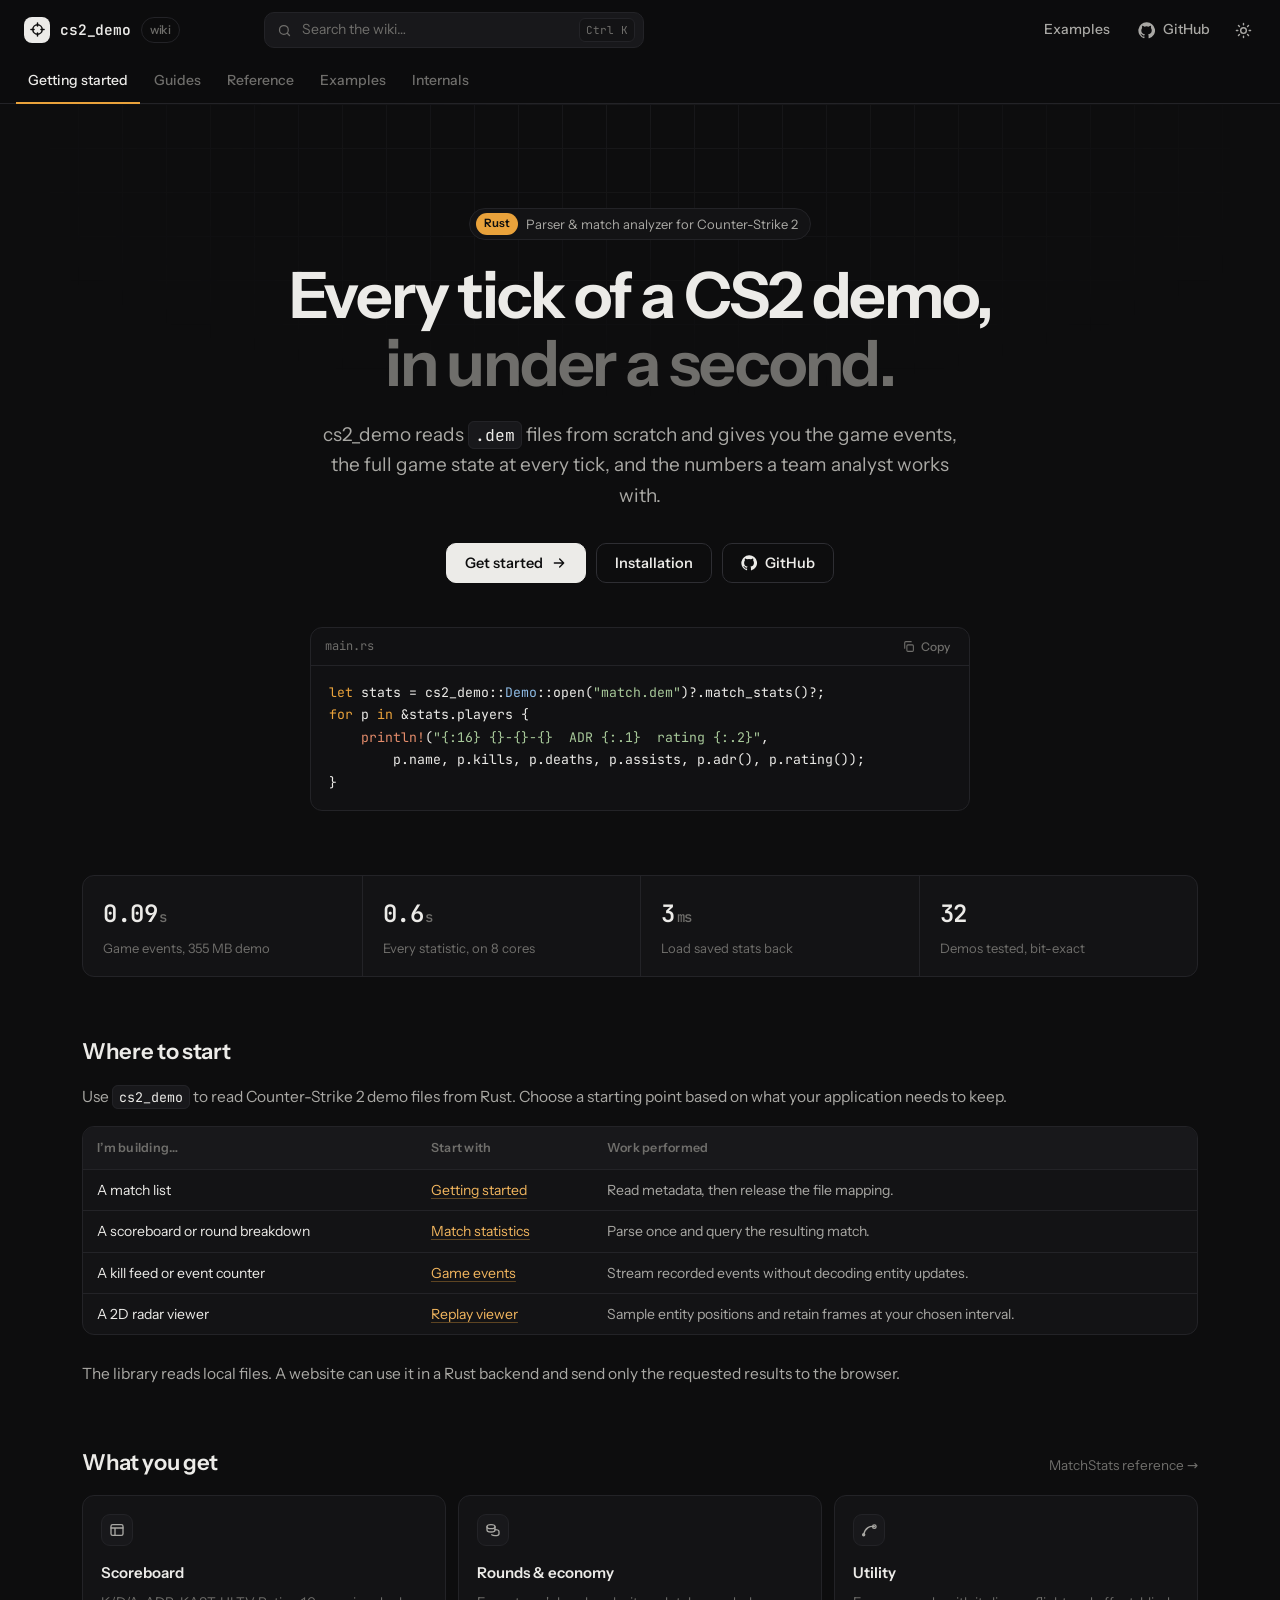
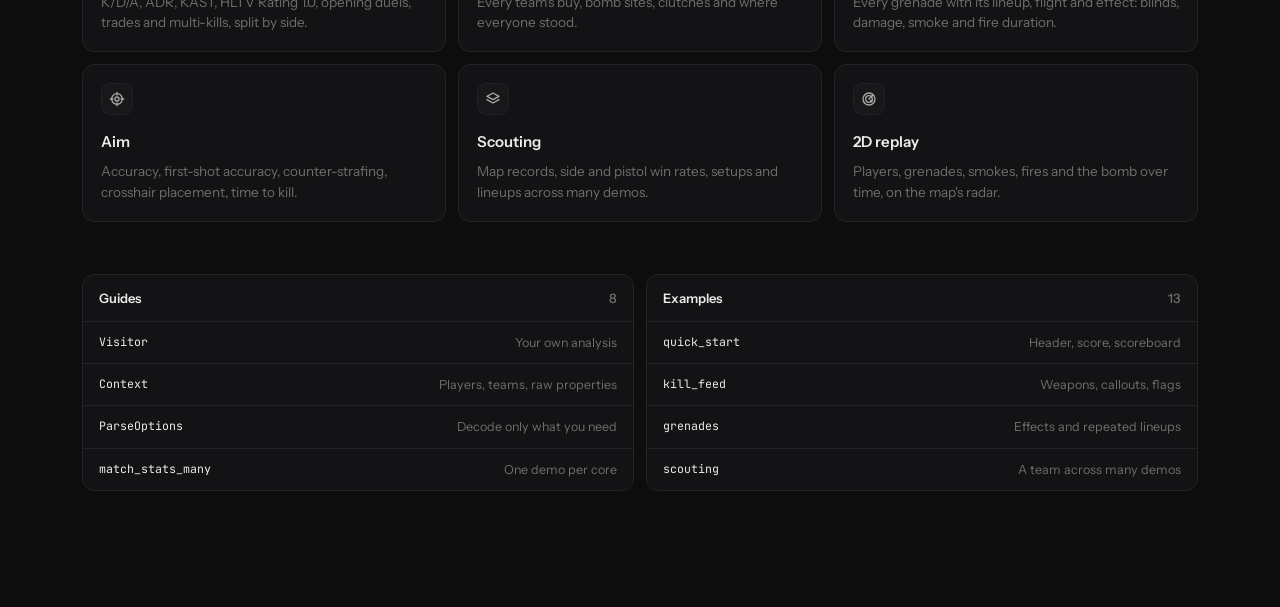
<file: index.html>
<!DOCTYPE html>
<html lang="en" data-theme="dark">
<head>
  <meta charset="utf-8">
  <meta name="viewport" content="width=device-width, initial-scale=1">
  <title>cs2_demo wiki</title>
  <meta name="description" content="Documentation for cs2_demo, a fast Counter-Strike 2 demo parser and match analyzer for Rust.">
  <meta name="theme-color" content="#0d0d0e">
  <link rel="icon" href="data:image/svg+xml,%3Csvg xmlns='http://www.w3.org/2000/svg' viewBox='0 0 24 24'%3E%3Crect width='24' height='24' rx='6' fill='%23ecebe8'/%3E%3Cg fill='none' stroke='%230d0d0e' stroke-width='2.4' stroke-linecap='round'%3E%3Ccircle cx='12' cy='12' r='5.5'/%3E%3Cpath d='M12 3.5v4M12 16.5v4M3.5 12h4M16.5 12h4'/%3E%3C/g%3E%3C/svg%3E">
  <link rel="preload" href="assets/fonts/instrument-sans-latin-wght-normal.woff2" as="font" type="font/woff2" crossorigin>
  <link rel="stylesheet" href="assets/style.css">
  <script>try{var t=new URLSearchParams(location.search).get("theme")||localStorage.getItem("theme")||"dark";document.documentElement.dataset.theme=t}catch(e){}</script>
</head>
<body>
  <noscript>This wiki needs JavaScript. The pages are also readable on GitHub in the <a href="https://github.com/P0wders/CS2-Demo-Library/tree/docs/wiki/wiki">wiki folder</a>.</noscript>
  <script src="assets/app.js"></script>
</body>
</html>
</file>
<file: assets/style.css>
@font-face {
  font-family: "Instrument Sans";
  src: url("fonts/instrument-sans-latin-wght-normal.woff2") format("woff2");
  font-weight: 400 700;
  font-display: swap;
}
@font-face {
  font-family: "JetBrains Mono";
  src: url("fonts/jetbrains-mono-latin-wght-normal.woff2") format("woff2");
  font-weight: 100 800;
  font-display: swap;
}

:root {
  --bg: #0d0d0e;
  --bg-elev: #131315;
  --bg-soft: #18181b;
  --line: #232327;
  --line-strong: #2e2e33;
  --text: #ecebe8;
  --text-2: #a9a8a4;
  --text-3: #6f6e6b;
  --accent: #e9a23b;
  --accent-soft: rgba(233, 162, 59, 0.12);
  --accent-text: #f2b65e;
  --code-bg: #111113;
  --tok-kw: #e9a23b;
  --tok-str: #a8c99a;
  --tok-com: #5f5e5b;
  --tok-num: #d6a3e0;
  --tok-ty: #8fbce6;
  --tok-fn: #ecebe8;
  --tok-mac: #e48c6b;
  --shadow: 0 1px 0 rgba(255, 255, 255, 0.03) inset, 0 12px 32px -12px rgba(0, 0, 0, 0.6);
  --radius: 12px;
  --radius-sm: 8px;
  --sans: "Instrument Sans", ui-sans-serif, system-ui, sans-serif;
  --mono: "JetBrains Mono", ui-monospace, monospace;
  --top: 60px;
  --side: 264px;
  --toc: 220px;
  color-scheme: dark;
}

:root[data-theme="light"] {
  --bg: #fbfaf8;
  --bg-elev: #ffffff;
  --bg-soft: #f3f2ef;
  --line: #e7e5e1;
  --line-strong: #d9d6d0;
  --text: #1a1a1c;
  --text-2: #55544f;
  --text-3: #8d8b85;
  --accent: #b9740f;
  --accent-soft: rgba(185, 116, 15, 0.1);
  --accent-text: #9a5f06;
  --code-bg: #f5f4f1;
  --tok-kw: #a8620a;
  --tok-str: #4d7a3a;
  --tok-com: #9c9a94;
  --tok-num: #8a4a9c;
  --tok-ty: #2f6aa0;
  --tok-fn: #1a1a1c;
  --tok-mac: #b4502c;
  --shadow: 0 1px 2px rgba(20, 20, 20, 0.04), 0 10px 30px -14px rgba(20, 20, 20, 0.14);
  color-scheme: light;
}

* { box-sizing: border-box; }
html { scroll-padding-top: calc(var(--top) + 24px); }
body {
  margin: 0;
  background: var(--bg);
  color: var(--text);
  font: 400 15.5px/1.7 var(--sans);
  -webkit-font-smoothing: antialiased;
  text-rendering: optimizeLegibility;
}
a { color: inherit; text-decoration: none; }
code, pre, kbd { font-family: var(--mono); font-variant-ligatures: none; }
::selection { background: var(--accent-soft); color: var(--text); }

/* ───────── Top bar ───────── */
.topbar {
  position: fixed; inset: 0 0 auto 0; height: var(--top); z-index: 40;
  background: color-mix(in srgb, var(--bg) 82%, transparent);
  backdrop-filter: saturate(140%) blur(12px);
  border-bottom: 1px solid var(--line);
}
.topbar-inner { height: var(--bar, var(--top)); display: flex; align-items: center; gap: 20px; padding: 0 20px 0 24px; }
.tabs { display: none; }
.brand { display: flex; align-items: center; gap: 10px; font-weight: 600; letter-spacing: -0.01em; width: calc(var(--side) - 44px); }
.brand-mark {
  width: 26px; height: 26px; border-radius: 8px; display: grid; place-items: center;
  background: var(--text); color: var(--bg);
}
.brand-mark svg { width: 15px; height: 15px; }
.brand-name { font-family: var(--mono); font-size: 14.5px; font-weight: 600; }
.brand-tag { font-size: 12px; color: var(--text-3); font-weight: 500; padding: 2px 8px; border: 1px solid var(--line); border-radius: 99px; }

.search-btn {
  flex: 0 1 380px; display: flex; align-items: center; gap: 10px;
  height: 36px; padding: 0 8px 0 12px; border-radius: 10px;
  background: var(--bg-soft); border: 1px solid var(--line);
  color: var(--text-3); font: inherit; font-size: 14px; cursor: pointer; text-align: left;
  transition: border-color .15s;
}
.search-btn:hover { border-color: var(--line-strong); }
.search-btn svg { width: 15px; height: 15px; flex: none; }
.search-btn span { flex: 1; }
kbd {
  font-size: 11px; color: var(--text-3); padding: 2px 6px; border-radius: 6px;
  border: 1px solid var(--line); background: var(--bg-elev);
}
.top-links { margin-left: auto; display: flex; align-items: center; gap: 4px; }
.top-links a, .icon-btn {
  height: 34px; padding: 0 12px; border-radius: 9px; display: inline-flex; align-items: center; gap: 8px;
  color: var(--text-2); font-size: 14px; font-weight: 500; background: none; border: 0; cursor: pointer; font-family: inherit;
  transition: background .15s, color .15s;
}
.top-links a:hover, .icon-btn:hover { background: var(--bg-soft); color: var(--text); }
.icon-btn { padding: 0; width: 34px; justify-content: center; }
.icon-btn svg, .top-links svg { width: 17px; height: 17px; }
.menu-btn { display: none; }

/* ───────── Shell ───────── */
.shell { display: grid; grid-template-columns: var(--side) minmax(0, 1fr); padding-top: var(--top); }
.sidebar {
  position: sticky; top: var(--top); height: calc(100vh - var(--top)); overflow-y: auto;
  padding: 24px 16px 40px 20px; border-right: 1px solid var(--line);
  scrollbar-width: thin; scrollbar-color: var(--line) transparent;
}
.nav-group { margin-bottom: 22px; }
.nav-title {
  font-size: 11.5px; font-weight: 600; letter-spacing: 0.06em; text-transform: uppercase;
  color: var(--text-3); padding: 0 10px; margin-bottom: 6px;
}
.nav-group a {
  display: block; padding: 5px 10px; border-radius: 8px; font-size: 14.2px; color: var(--text-2);
  transition: background .12s, color .12s; position: relative;
}
.nav-group a:hover { color: var(--text); background: var(--bg-soft); }
.nav-group a.active { color: var(--text); background: var(--bg-soft); font-weight: 550; }
.nav-group a.active::before {
  content: ""; position: absolute; left: -10px; top: 8px; bottom: 8px; width: 2px; border-radius: 2px; background: var(--accent);
}
.side-foot { margin-top: 28px; padding: 14px 10px 0; border-top: 1px solid var(--line); font-size: 12.5px; color: var(--text-3); line-height: 1.6; }
.side-foot a { color: var(--text-2); }
.side-foot a:hover { color: var(--text); }

.main { display: grid; grid-template-columns: minmax(0, 1fr) var(--toc); gap: 48px; padding: 44px 48px 80px 64px; max-width: 1180px; }
.main.wide { grid-template-columns: minmax(0, 1fr); max-width: 1060px; }
.content { max-width: 760px; min-width: 0; }

/* ───────── Article typography ───────── */
.crumbs { display: flex; gap: 8px; font-size: 13px; color: var(--text-3); margin-bottom: 14px; }
.crumbs span:last-child { color: var(--text-2); }
.content h1 { font-size: 34px; line-height: 1.15; letter-spacing: -0.025em; font-weight: 650; margin: 0 0 12px; }
.lead { font-size: 17.5px; color: var(--text-2); margin: 0 0 32px; line-height: 1.6; }
.content h2 { font-size: 22px; letter-spacing: -0.015em; font-weight: 620; margin: 48px 0 12px; padding-top: 4px; }
.content h3 { font-size: 17px; font-weight: 600; margin: 32px 0 8px; }
.content h2 a.anchor, .content h3 a.anchor { opacity: 0; color: var(--text-3); margin-left: 8px; font-weight: 400; transition: opacity .15s; }
.content h2:hover a.anchor, .content h3:hover a.anchor { opacity: 1; }
.content p { margin: 0 0 16px; color: var(--text-2); }
.content p strong, .content li strong { color: var(--text); font-weight: 600; }
.content ul { padding-left: 20px; margin: 0 0 18px; color: var(--text-2); }
.content li { margin: 4px 0; }
.content li::marker { color: var(--text-3); }
.content a.link { color: var(--accent-text); text-decoration: underline; text-decoration-color: color-mix(in srgb, var(--accent) 35%, transparent); text-underline-offset: 3px; }
.content a.link:hover { text-decoration-color: var(--accent); }
:not(pre) > code {
  font-size: 0.86em; padding: 2px 6px; border-radius: 6px;
  background: var(--bg-soft); border: 1px solid var(--line); color: var(--text);
}

/* Code blocks */
.code {
  position: relative; margin: 18px 0 24px; border-radius: var(--radius);
  background: var(--code-bg); border: 1px solid var(--line); overflow: hidden;
}
.code-head {
  display: flex; align-items: center; justify-content: space-between;
  height: 38px; padding: 0 8px 0 14px; border-bottom: 1px solid var(--line);
  font-family: var(--mono); font-size: 12px; color: var(--text-3);
}
.copy {
  height: 26px; padding: 0 10px; border-radius: 7px; border: 1px solid transparent; background: none;
  color: var(--text-3); font: 500 12px var(--sans); cursor: pointer; display: inline-flex; gap: 6px; align-items: center;
}
.copy:hover { color: var(--text); border-color: var(--line); background: var(--bg-soft); }
.copy svg { width: 13px; height: 13px; }
.code pre { margin: 0; padding: 16px 18px; overflow-x: auto; font-size: 13.2px; line-height: 1.7; color: var(--tok-fn); }
.tk-k { color: var(--tok-kw); }
.tk-s { color: var(--tok-str); }
.tk-c { color: var(--tok-com); font-style: italic; }
.tk-n { color: var(--tok-num); }
.tk-t { color: var(--tok-ty); }
.tk-m { color: var(--tok-mac); }

/* Callout */
.callout {
  display: flex; gap: 12px; padding: 14px 16px; margin: 20px 0 24px; border-radius: var(--radius);
  background: var(--bg-elev); border: 1px solid var(--line); font-size: 14.5px; color: var(--text-2);
}
.callout svg { width: 18px; height: 18px; flex: none; margin-top: 3px; color: var(--accent); }
.callout p { margin: 0; }
.callout b { color: var(--text); font-weight: 600; }

/* Tables */
.table-wrap { margin: 18px 0 26px; border: 1px solid var(--line); border-radius: var(--radius); overflow: hidden; overflow-x: auto; background: var(--bg-elev); }
table { width: 100%; border-collapse: collapse; font-size: 14px; }
th { text-align: left; font-weight: 600; font-size: 12.5px; color: var(--text-3); letter-spacing: 0.02em; padding: 10px 14px; background: var(--bg-soft); border-bottom: 1px solid var(--line); white-space: nowrap; }
td { padding: 9px 14px; border-bottom: 1px solid var(--line); color: var(--text-2); vertical-align: top; }
tr:last-child td { border-bottom: 0; }
td:first-child { color: var(--text); }
.num { text-align: right; font-family: var(--mono); font-size: 13px; font-variant-numeric: tabular-nums; }

/* Scoreboard */
.scoreboard { margin: 18px 0 28px; border: 1px solid var(--line); border-radius: var(--radius); background: var(--bg-elev); overflow: hidden; }
.sb-head { display: grid; grid-template-columns: 1fr auto 1fr; align-items: center; padding: 18px 22px; border-bottom: 1px solid var(--line); }
.sb-team { font-weight: 600; font-size: 15px; }
.sb-team.right { text-align: right; }
.sb-score { font-family: var(--mono); font-size: 26px; font-weight: 600; letter-spacing: -0.02em; display: flex; gap: 14px; align-items: center; }
.sb-score .lose { color: var(--text-3); }
.sb-score .sep { color: var(--text-3); font-size: 16px; }
.sb-map { grid-column: 1 / -1; text-align: center; font-family: var(--mono); font-size: 12px; color: var(--text-3); margin-top: 2px; }
.scoreboard table th:first-child, .scoreboard table td:first-child { padding-left: 22px; }
.scoreboard .group td { background: var(--bg-soft); font-size: 12px; font-weight: 600; color: var(--text-3); letter-spacing: 0.04em; text-transform: uppercase; padding: 7px 22px; }
.rating { display: inline-flex; align-items: center; gap: 10px; justify-content: flex-end; }
.bar { width: 54px; height: 4px; border-radius: 4px; background: var(--line); overflow: hidden; }
.bar i { display: block; height: 100%; background: var(--text-3); border-radius: 4px; }
.bar i.hi { background: var(--accent); }
.pos { color: var(--tok-str); }
.neg { color: var(--tok-mac); }

/* Prev / next */
.pager { display: grid; grid-template-columns: 1fr 1fr; gap: 14px; margin-top: 56px; padding-top: 28px; border-top: 1px solid var(--line); }
.pager a { padding: 14px 18px; border: 1px solid var(--line); border-radius: var(--radius); transition: border-color .15s, background .15s; }
.pager a:hover { border-color: var(--line-strong); background: var(--bg-elev); }
.pager small { display: block; font-size: 12.5px; color: var(--text-3); }
.pager span { font-weight: 550; }
.pager .next { text-align: right; grid-column: 2; }
.page-meta { display: flex; justify-content: space-between; margin-top: 22px; font-size: 13px; color: var(--text-3); }
.page-meta a:hover { color: var(--text); }

/* TOC */
.toc { position: sticky; top: calc(var(--top) + 44px); align-self: start; font-size: 13.2px; }
.toc-title { font-size: 12px; font-weight: 600; color: var(--text); margin-bottom: 10px; }
.toc a { display: block; padding: 4px 0 4px 12px; color: var(--text-3); border-left: 1px solid var(--line); transition: color .12s, border-color .12s; }
.toc a.sub { padding-left: 24px; }
.toc a:hover { color: var(--text); }
.toc a.active { color: var(--text); border-left-color: var(--accent); }

/* ───────── Home ───────── */
.hero { position: relative; padding: 12px 0 40px; }
.hero::before {
  content: ""; position: absolute; inset: -44px -48px auto -64px; height: 420px; z-index: -1; pointer-events: none;
  background-image:
    linear-gradient(var(--line) 1px, transparent 1px),
    linear-gradient(90deg, var(--line) 1px, transparent 1px);
  background-size: 44px 44px;
  mask-image: radial-gradient(ellipse 70% 80% at 30% 0%, #000 0%, transparent 70%);
  opacity: .55;
}
.eyebrow { display: inline-flex; align-items: center; gap: 8px; font-size: 13px; color: var(--text-2); padding: 4px 12px 4px 6px; border: 1px solid var(--line); border-radius: 99px; background: var(--bg-elev); margin-bottom: 22px; }
.eyebrow b { font-weight: 600; font-size: 11.5px; color: var(--bg); background: var(--accent); padding: 1px 8px; border-radius: 99px; }
.hero h1 { font-size: 46px; line-height: 1.06; letter-spacing: -0.035em; font-weight: 650; margin: 0 0 18px; max-width: 640px; }
.hero h1 em { font-style: normal; color: var(--text-3); }
.hero .lead { max-width: 600px; margin-bottom: 28px; }
.actions { display: flex; gap: 10px; flex-wrap: wrap; margin-bottom: 30px; }
.btn {
  height: 40px; padding: 0 18px; border-radius: 10px; display: inline-flex; align-items: center; gap: 8px;
  font-weight: 550; font-size: 14.5px; border: 1px solid var(--line-strong); color: var(--text); transition: background .15s, transform .15s;
}
.btn:hover { background: var(--bg-soft); }
.btn.primary { background: var(--text); color: var(--bg); border-color: var(--text); }
.btn.primary:hover { background: color-mix(in srgb, var(--text) 88%, var(--bg)); }
.btn svg { width: 16px; height: 16px; }
.hero .code { max-width: 600px; margin: 0; }

.stats { display: grid; grid-template-columns: repeat(4, 1fr); border: 1px solid var(--line); border-radius: var(--radius); background: var(--bg-elev); margin: 8px 0 52px; }
.stat { padding: 18px 20px; border-left: 1px solid var(--line); }
.stat:first-child { border-left: 0; }
.stat b { display: block; font-family: var(--mono); font-size: 24px; font-weight: 600; letter-spacing: -0.02em; color: var(--text); }
.stat b small { font-size: 14px; color: var(--text-3); font-weight: 500; margin-left: 2px; }
.stat span { display: block; margin-top: 4px; font-size: 13px; line-height: 1.45; color: var(--text-3); }

.section-label { display: flex; align-items: baseline; justify-content: space-between; margin: 0 0 14px; }
.section-label h2 { margin: 0 !important; font-size: 18px !important; }
.section-label a { font-size: 13.5px; color: var(--text-3); }
.section-label a:hover { color: var(--text); }

.cards { display: grid; grid-template-columns: repeat(3, 1fr); gap: 12px; margin-bottom: 52px; }
.card {
  padding: 18px; border-radius: var(--radius); border: 1px solid var(--line); background: var(--bg-elev);
  transition: border-color .15s, transform .2s, box-shadow .2s; display: flex; flex-direction: column; gap: 6px;
}
.card:hover { border-color: var(--line-strong); transform: translateY(-2px); box-shadow: var(--shadow); }
.card-icon { width: 32px; height: 32px; border-radius: 9px; display: grid; place-items: center; background: var(--bg-soft); border: 1px solid var(--line); color: var(--text-2); margin-bottom: 8px; }
.card-icon svg { width: 16px; height: 16px; }
.card h3 { margin: 0 !important; font-size: 15px !important; font-weight: 600; }
.card p { margin: 0 !important; font-size: 13.5px; line-height: 1.55; color: var(--text-3) !important; }

.split { display: grid; grid-template-columns: 1fr 1fr; gap: 12px; margin-bottom: 20px; }
.mini-list { border: 1px solid var(--line); border-radius: var(--radius); background: var(--bg-elev); overflow: hidden; }
.mini-list h4 { margin: 0; padding: 12px 16px; font-size: 13px; font-weight: 600; border-bottom: 1px solid var(--line); color: var(--text); display: flex; justify-content: space-between; }
.mini-list h4 span { color: var(--text-3); font-weight: 500; }
.mini-list a { display: flex; justify-content: space-between; gap: 12px; padding: 10px 16px; border-bottom: 1px solid var(--line); font-size: 13.5px; color: var(--text-2); }
.mini-list a:last-child { border-bottom: 0; }
.mini-list a:hover { background: var(--bg-soft); color: var(--text); }
.mini-list a code { background: none !important; border: 0 !important; padding: 0 !important; color: var(--text) !important; }
.mini-list a span { color: var(--text-3); font-size: 12.5px; text-align: right; }

/* ───────── Search modal ───────── */
.overlay { position: fixed; inset: 0; z-index: 60; background: rgba(0, 0, 0, 0.5); backdrop-filter: blur(3px); display: none; align-items: flex-start; justify-content: center; padding-top: 12vh; }
.overlay.open { display: flex; }
.palette { width: min(600px, 92vw); border-radius: 14px; background: var(--bg-elev); border: 1px solid var(--line-strong); box-shadow: 0 30px 80px -20px rgba(0, 0, 0, 0.6); overflow: hidden; }
.palette-input { display: flex; align-items: center; gap: 10px; padding: 0 16px; height: 54px; border-bottom: 1px solid var(--line); }
.palette-input svg { width: 17px; height: 17px; color: var(--text-3); }
.palette-input input { flex: 1; background: none; border: 0; outline: 0; color: var(--text); font: 16px var(--sans); }
.palette-results { max-height: 380px; overflow-y: auto; padding: 8px; }
.palette-group { font-size: 11.5px; font-weight: 600; color: var(--text-3); padding: 8px 10px 4px; text-transform: uppercase; letter-spacing: 0.05em; }
.palette-item { display: flex; align-items: center; gap: 12px; padding: 9px 10px; border-radius: 9px; font-size: 14px; color: var(--text-2); cursor: pointer; }
.palette-item svg { width: 15px; height: 15px; color: var(--text-3); flex: none; }
.palette-item small { margin-left: auto; color: var(--text-3); font-size: 12.5px; }
.palette-item.sel { background: var(--bg-soft); color: var(--text); }
.palette-item mark { background: none; color: var(--accent-text); font-weight: 600; }
.palette-foot { display: flex; gap: 16px; padding: 10px 16px; border-top: 1px solid var(--line); font-size: 12px; color: var(--text-3); }

.scrim { display: none; }

/* ───────── Placeholder ───────── */
.placeholder { padding: 40px; border: 1px dashed var(--line-strong); border-radius: var(--radius); color: var(--text-3); text-align: center; font-size: 14px; }

/* ───────── Responsive ───────── */
@media (max-width: 1180px) {
  .main { grid-template-columns: minmax(0, 1fr); }
  .toc { display: none; }
}
@media (max-width: 900px) {
  :root { --top: 56px; }
  .brand { width: auto; }
  .brand-tag, .top-links a span { display: none; }
  .search-btn { flex: 1; }
  .search-btn kbd { display: none; }
  .menu-btn { display: inline-flex; }
  .shell { grid-template-columns: 1fr; }
  .sidebar {
    position: fixed; top: var(--top); left: 0; z-index: 30; width: 300px; max-width: 86vw; height: calc(100vh - var(--top));
    background: var(--bg); transform: translateX(-100%); transition: transform .25s ease;
  }
  body.nav-open .sidebar { transform: none; box-shadow: 20px 0 60px -20px rgba(0, 0, 0, 0.6); }
  body.nav-open .scrim { display: block; }
  .scrim { display: none; position: fixed; inset: var(--top) 0 0 0; z-index: 25; background: rgba(0, 0, 0, 0.45); }
  .main { padding: 28px 20px 60px; }
  .hero h1 { font-size: 34px; }
  .content h1 { font-size: 28px; }
  .stats { grid-template-columns: 1fr 1fr; }
  .stat:nth-child(3) { border-left: 0; }
  .stat:nth-child(n+3) { border-top: 1px solid var(--line); }
  .cards, .split { grid-template-columns: 1fr; }
  .hero::before { inset: -28px -20px auto -20px; }
}
@media (max-width: 520px) {
  .top-links .gh { display: none; }
  .brand-name { display: none; }
}

/* ───────── Markdown extras ───────── */
.content ol { padding-left: 22px; margin: 0 0 18px; color: var(--text-2); }
.content blockquote { margin: 18px 0; padding: 2px 0 2px 16px; border-left: 2px solid var(--line-strong); color: var(--text-2); }
.callout.warning svg { color: var(--tok-mac); }
.callout.tip svg { color: var(--tok-str); }
.callout .callout-body p + p { margin-top: 8px; }
.content td code, .content th code { white-space: nowrap; }
.content .table-wrap td { line-height: 1.6; }
.content hr { border: 0; border-top: 1px solid var(--line); margin: 36px 0; }
.home-md { margin: 0 0 52px; }
.home-md .table-wrap { margin-top: 0; }
.home-md p { color: var(--text-2); }
.loading { height: 14px; border-radius: 6px; background: var(--bg-soft); margin: 14px 0; animation: pulse 1.2s ease-in-out infinite; }
.loading.title { height: 34px; width: 40%; margin-bottom: 22px; }
@keyframes pulse { 50% { opacity: .45; } }
.notfound { padding: 60px 0; }
.palette-item small.snip { max-width: 55%; white-space: nowrap; overflow: hidden; text-overflow: ellipsis; }
@media (prefers-reduced-motion: no-preference) {
  .content > * { animation: rise .35s ease both; }
  @keyframes rise { from { opacity: 0; transform: translateY(4px); } }
}

/* ═════════ Layout — top tabs, centered frame, landing home ═════════ */
.layout { --top: 104px; --bar: 60px; --frame: 1400px; }
.layout .topbar-inner, .layout .tabs, .layout .shell { max-width: var(--frame); margin: 0 auto; }
.layout .tabs { display: flex; gap: 2px; height: 44px; align-items: stretch; padding: 0 16px; }
.layout .tabs a { display: flex; align-items: center; padding: 0 12px; font-size: 14px; font-weight: 500; color: var(--text-3); border-bottom: 2px solid transparent; transition: color .15s, border-color .15s; }
.layout .tabs a:hover { color: var(--text); }
.layout .tabs a.active { color: var(--text); border-bottom-color: var(--accent); }
.layout .sidebar { border-right: 0; padding-top: 36px; }
.layout .nav-group.off { display: none; }
.layout .nav-group a.active::before { display: none; }
.layout .main { max-width: none; padding: 40px 40px 80px; gap: 56px; }
.layout .content { max-width: 800px; }
.layout.is-home .sidebar { display: none; }
.layout.is-home .shell { grid-template-columns: 1fr; max-width: 1180px; }
.layout.is-home .main { padding: 56px 32px 96px; }
.layout.is-home .content { max-width: none; }
.layout.is-home .hero { text-align: center; padding: 48px 0 56px; }
.layout.is-home .hero::before { inset: -56px -400px auto -400px; height: 560px; mask-image: radial-gradient(ellipse 50% 70% at 50% 0%, #000 0%, transparent 75%); }
.layout.is-home .hero h1 { font-size: 64px; max-width: 860px; margin: 0 auto 22px; }
.layout.is-home .hero .lead { margin: 0 auto 32px; max-width: 640px; font-size: 19px; }
.layout.is-home .actions { justify-content: center; margin-bottom: 44px; }
.layout.is-home .hero .code { margin: 0 auto; max-width: 660px; text-align: left; }
.layout.is-home .section-label h2 { font-size: 22px !important; }
.layout.is-home .home-md { max-width: none; }

@media (max-width: 900px) {
  .layout { --top: 56px; --bar: 56px; }
  .layout .tabs { display: none; }
  .layout .nav-group.off { display: block; }
  .layout.is-home .sidebar { display: block; }
  .layout.is-home .hero h1 { font-size: 38px; }
}
th.num { font-family: var(--sans); font-size: 12.5px; }
.hero h1 { max-width: 780px; }
.layout.is-home .main { overflow-x: clip; }
@media (max-width: 900px) {
  .layout.is-home .hero { padding: 16px 0 40px; }
  .layout.is-home .hero::before { inset: -28px -20px auto -20px; height: 420px; }
}
@media (max-width: 520px) {
  .eyebrow { font-size: 12px; }
  .layout.is-home .hero h1 { font-size: 34px; }
}
</file>
